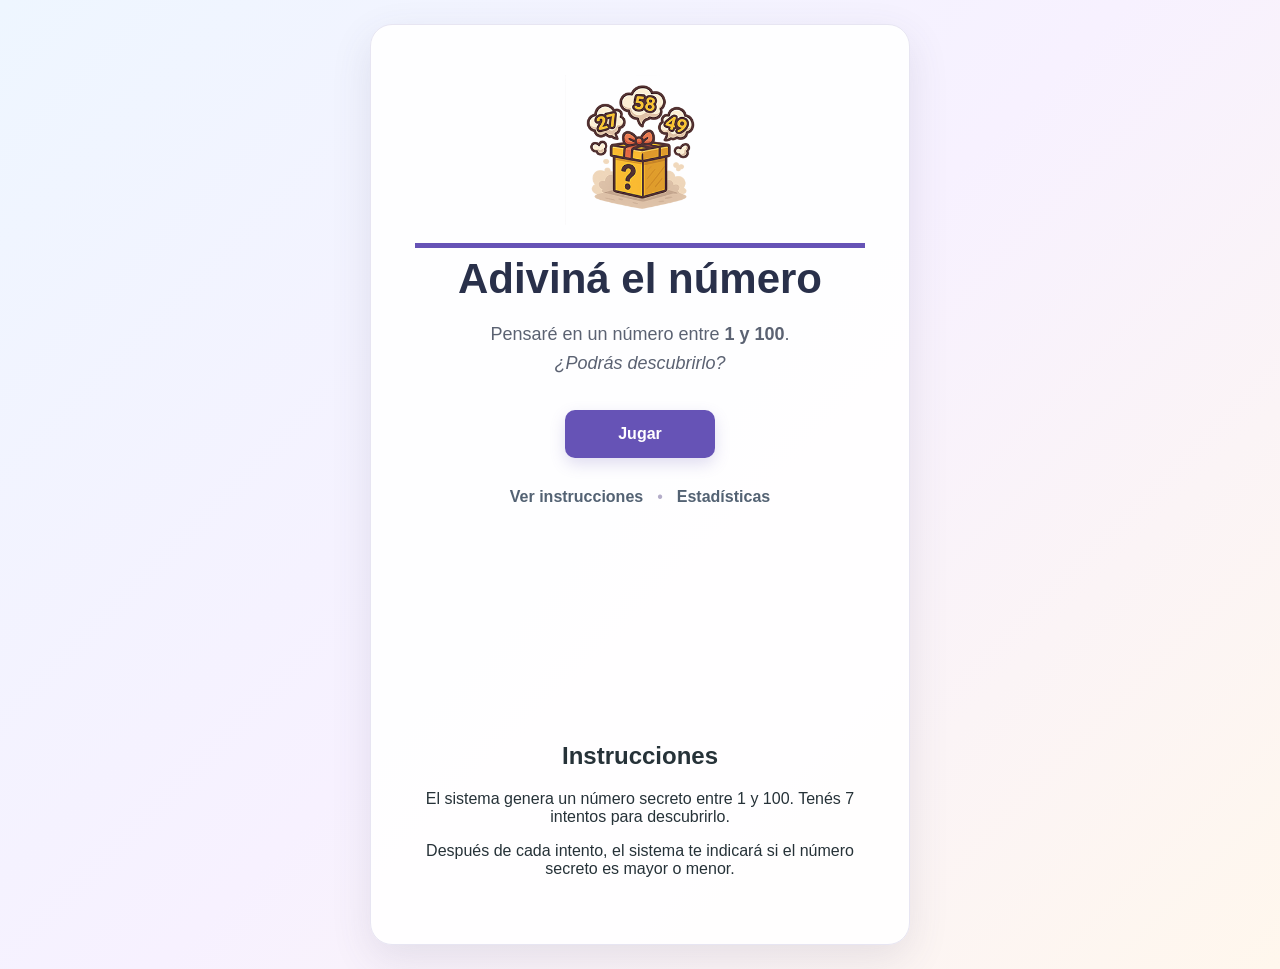
<file: index.html>
<!DOCTYPE html>
<html lang="es">

<head>
    <meta charset="UTF-8">
    <meta name="viewport" content="width=device-width, initial-scale=1.0">

    <title>Adiviná el número</title>

    <link rel="stylesheet" href="css/estilos.css">
</head>

<body>

    <main class="inicio">

        <section class="tarjeta" aria-labelledby="titulo-juego">

            <div class="icono" aria-hidden="true">
                <img src="img/numero.png" alt="">
            </div>

            <hr>

            <h1 id="titulo-juego">Adiviná el número</h1>

            <p class="descripcion">
                Pensaré en un número entre <strong>1 y 100</strong>.<br>
                <em>¿Podrás descubrirlo?</em>
            </p>

            <a href="juego.html" class="boton-principal">
                Jugar
            </a>

            <nav class="acciones-secundarias" aria-label="Opciones del juego">
                <a href="#instrucciones">Ver instrucciones</a>
                <span aria-hidden="true">•</span>
                <a href="#">Estadísticas</a>
            </nav>
<br><br>
<br><br>
<br><br>
<br><br>
<br><br>
<br><br>


           <h2 id="instrucciones">Instrucciones</h2>

            <p>
                El sistema genera un número secreto entre 1 y 100.
                Tenés 7 intentos para descubrirlo.
            </p>

            <p>
                Después de cada intento, el sistema te indicará
                si el número secreto es mayor o menor.
            </p>

        </section>

    </main>

</body>

</html>
</file>
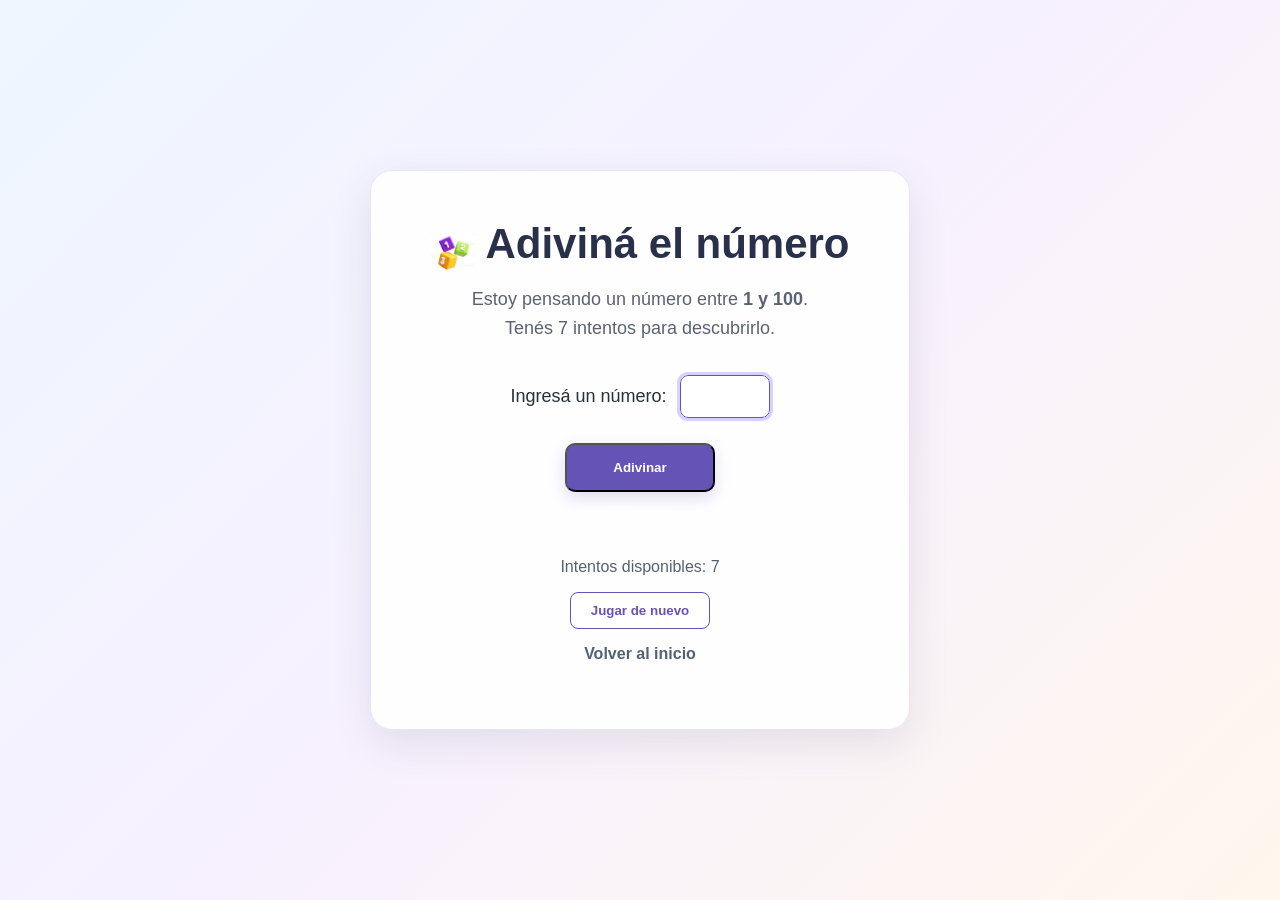
<file: juego.html>
<!DOCTYPE html>
<html lang="es">

<head>
    <meta charset="UTF-8">
    <meta name="viewport" content="width=device-width, initial-scale=1.0">
    <title>Juego - Adiviná el número</title>
    <link rel="stylesheet" href="css/estilos.css">
</head>

<body>

    <main class="inicio">

        <section class="tarjeta">

            <div class="titulo-juego">
                <img src="img/dados.jpg" alt="">
                <h1>Adiviná el número</h1>
            </div>

            <p class="descripcion">
                Estoy pensando un número entre <strong>1 y 100</strong>.<br>
                Tenés 7 intentos para descubrirlo.
            </p>

            <p class="entrada-juego">
                <label for="numero">Ingresá un número:</label>
                <input type="number" id="numero" min="1" max="100">
            </p>

            <p>
                <button type="button"
                        id="botonJugar"
                        class="boton-principal">
                    Adivinar
                </button>
            </p>

            <p id="mensaje" aria-live="polite"class="mensaje"></p>

            <p id="intentos" class="intentos"></p>

            
                <button type="button"
                        id="botonReiniciar"
                        class="boton-secundario">
                    Jugar de nuevo
                </button>
           

            <p>
                <a href="index.html" class="volver">
                    Volver al inicio
                </a>
            </p>

        </section>

    </main>

    <script src="js/juego.js"></script>

</body>

</html>
</file>
<file: css/estilos.css>
* {
    box-sizing: border-box;
}

body {
    margin: 0;
    font-family: Arial, Helvetica, sans-serif;
    color: #263238;
    background: linear-gradient(135deg, #eef6ff, #f7f1ff, #fff7ed);
}

.inicio {
    min-height: 100vh;
    display: flex;
    justify-content: center;
    align-items: center;
    padding: 24px;
}

.tarjeta {
    width: 100%;
    max-width: 540px;
    padding: 50px 44px;
    text-align: center;
    background-color: rgba(255, 255, 255, 0.94);
    border: 1px solid #e7e5f2;
    border-radius: 22px;
    box-shadow: 0 14px 40px rgba(70, 70, 110, 0.12);
}

.icono {
    margin: 0 auto 18px;
}

.icono img {
    width: 150px;
    height: auto;
    display: block;
    margin: 0 auto;
}

.etiqueta {
    margin: 0 0 10px;
    color: #6b5bb5;
    font-size: 14px;
    font-weight: 700;
    text-transform: uppercase;
    letter-spacing: 1.3px;
}

h1 {
    margin: 0 0 18px;
    color: #29304a;
    font-size: 42px;
    line-height: 1.1;
}

.descripcion {
    max-width: 400px;
    margin: 0 auto 32px;
    color: #5b6272;
    font-size: 18px;
    line-height: 1.6;
}

.boton-principal {
    display: inline-block;
    min-width: 150px;
    padding: 15px 34px;
    border-radius: 10px;
    background-color: #6653b6;
    color: white;
    text-decoration: none;
    font-weight: 700;
    box-shadow: 0 6px 16px rgba(102, 83, 182, 0.20);
}

.boton-principal:hover,
.boton-principal:focus {
    background-color: #55449f;
}

.boton-principal:focus,
.acciones-secundarias a:focus {
    outline: 3px solid #263238;
    outline-offset: 4px;
}

.acciones-secundarias {
    margin-top: 30px;
    display: flex;
    justify-content: center;
    align-items: center;
    gap: 14px;
    color: #b4adc9;
}

.acciones-secundarias a {
    color: #536273;
    text-decoration: none;
    font-weight: 600;
}

.acciones-secundarias a:hover {
    color: #6653b6;
    text-decoration: underline;
}

@media (max-width: 600px) {
    .tarjeta {
        padding: 38px 24px;
    }

    h1 {
        font-size: 34px;
    }

    .descripcion {
        font-size: 17px;
    }
}

.titulo-juego {
    display: flex;
    align-items: center;
    justify-content: center;
    gap: 10px;
}

.titulo-juego img {
    width: 45px;
    height: 45px;
    object-fit: contain;
}

/* Quitar las flechitas del campo numérico */
#numero::-webkit-outer-spin-button,
#numero::-webkit-inner-spin-button {
    -webkit-appearance: none;
    margin: 0;
}

.entrada-juego {
    margin: 25px 0;
    font-size: 18px;
}

.entrada-juego input {
    width: 90px;
    padding: 10px;
    margin-left: 8px;
    font-size: 18px;
    text-align: center;
    border: 1px solid #b8b5c8;
    border-radius: 8px;
}

.entrada-juego input:focus {
    outline: 3px solid #d8d0ff;
    border-color: #6653b6;
}

.mensaje {
    min-height: 28px;
    margin-top: 20px;
    font-size: 18px;
    font-weight: bold;
    color: #6653b6;
}

.intentos {
    font-size: 16px;
    color: #536273;
}

.boton-secundario {
    padding: 10px 20px;
    border: 1px solid #6653b6;
    border-radius: 8px;
    background-color: white;
    color: #6653b6;
    font-weight: 600;
    cursor: pointer;
}

.boton-secundario:hover {
    background-color: #f1edff;
}

.volver {
    color: #536273;
    text-decoration: none;
    font-weight: 600;
}

.volver:hover {
    color: #6653b6;
    text-decoration: underline;
}

hr {
    border: none;
    height: 5px;
    background-color: #6653b6
}
</file>
